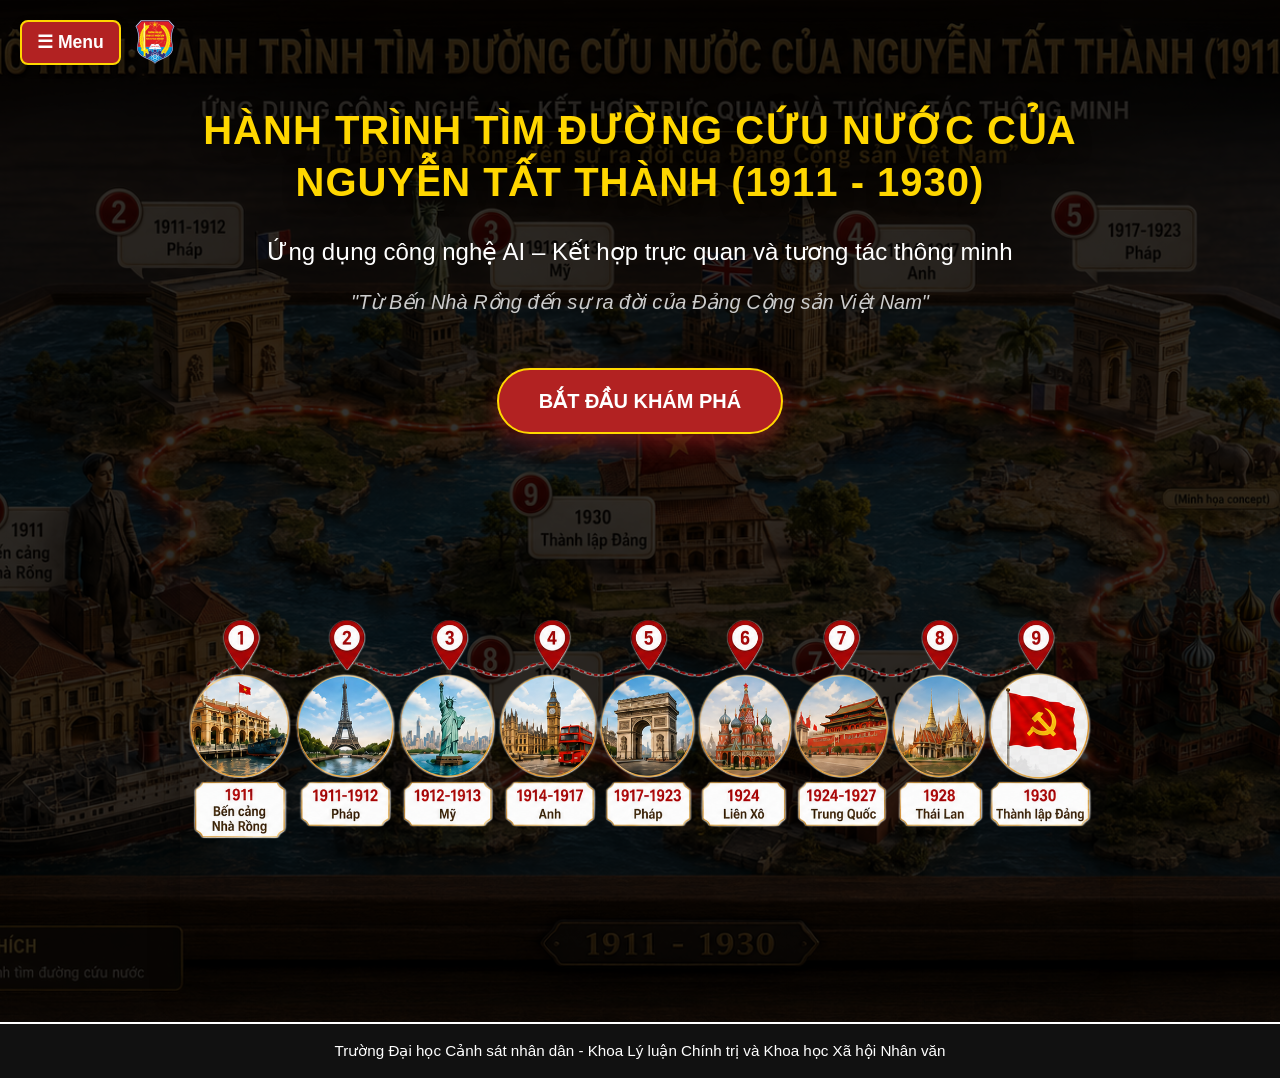
<file: index.html>
<!DOCTYPE html>
<html lang="vi">
<head>
    <meta charset="UTF-8">
    <meta name="viewport" content="width=device-width, initial-scale=1.0">
    <title>Học Liệu Số - Hành Trình Cứu Nước</title>
    <link rel="stylesheet" href="css/style.css">
</head>
<body class="welcome-mode">

    <button class="menu-toggle">☰ Menu</button>
    <img src="asset/03-6-logo-t05-9038.png" alt="Logo" class="page-logo-top">
    
    <aside class="sidebar">
        <div class="sidebar-header">
            <h2>HỌC PHẦN TƯ TƯỞNG HỒ CHÍ MINH</h2>
        </div>
        <nav class="nav-menu">
            <a href="index.html" class="nav-item">Trang Mở Đầu</a>
            <a href="hanh-trinh.html" class="nav-item">Danh Sách Hành Trình</a>
            <div class="nav-label">Các Chặng</div>
            <a href="pages/chang-1.html" class="nav-item">Chặng 1 (1911)</a>
            <a href="pages/chang-2.html" class="nav-item">Chặng 2 (1911-1912)</a>
            <a href="pages/chang-3.html" class="nav-item">Chặng 3 (1912-1913)</a>
            <a href="pages/chang-4.html" class="nav-item">Chặng 4 (1913-1917)</a>
            <a href="pages/chang-5.html" class="nav-item">Chặng 5 (1917-1923)</a>
            <a href="pages/chang-6.html" class="nav-item">Chặng 6 (1924)</a>
            <a href="pages/chang-7.html" class="nav-item">Chặng 7 (1924-1927)</a>
            <a href="pages/chang-8.html" class="nav-item">Chặng 8 (1928)</a>
            <a href="pages/chang-9.html" class="nav-item">Chặng 9 (1930)</a>
        </nav>
    </aside>

    <div class="welcome-container">
        <div class="welcome-overlay"></div>
        
        <div class="welcome-content">
            <h1 class="welcome-title">HÀNH TRÌNH TÌM ĐƯỜNG CỨU NƯỚC CỦA NGUYỄN TẤT THÀNH (1911 - 1930)</h1>
            <p class="welcome-subtitle">Ứng dụng công nghệ AI – Kết hợp trực quan và tương tác thông minh</p>
            <p class="welcome-desc">"Từ Bến Nhà Rồng đến sự ra đời của Đảng Cộng sản Việt Nam"</p>
            
            <a href="hanh-trinh.html" class="btn-start">BẮT ĐẦU KHÁM PHÁ</a>

            <img src="asset/image/hanhtrinh.png" alt="Hành trình cứu nước" class="welcome-hero-img">
        </div>
    </div>

    <footer class="site-footer">
        Trường Đại học Cảnh sát nhân dân - Khoa Lý luận Chính trị và Khoa học Xã hội Nhân văn
    </footer>

    <script src="js/script.js"></script>
</body>
</html>
</file>
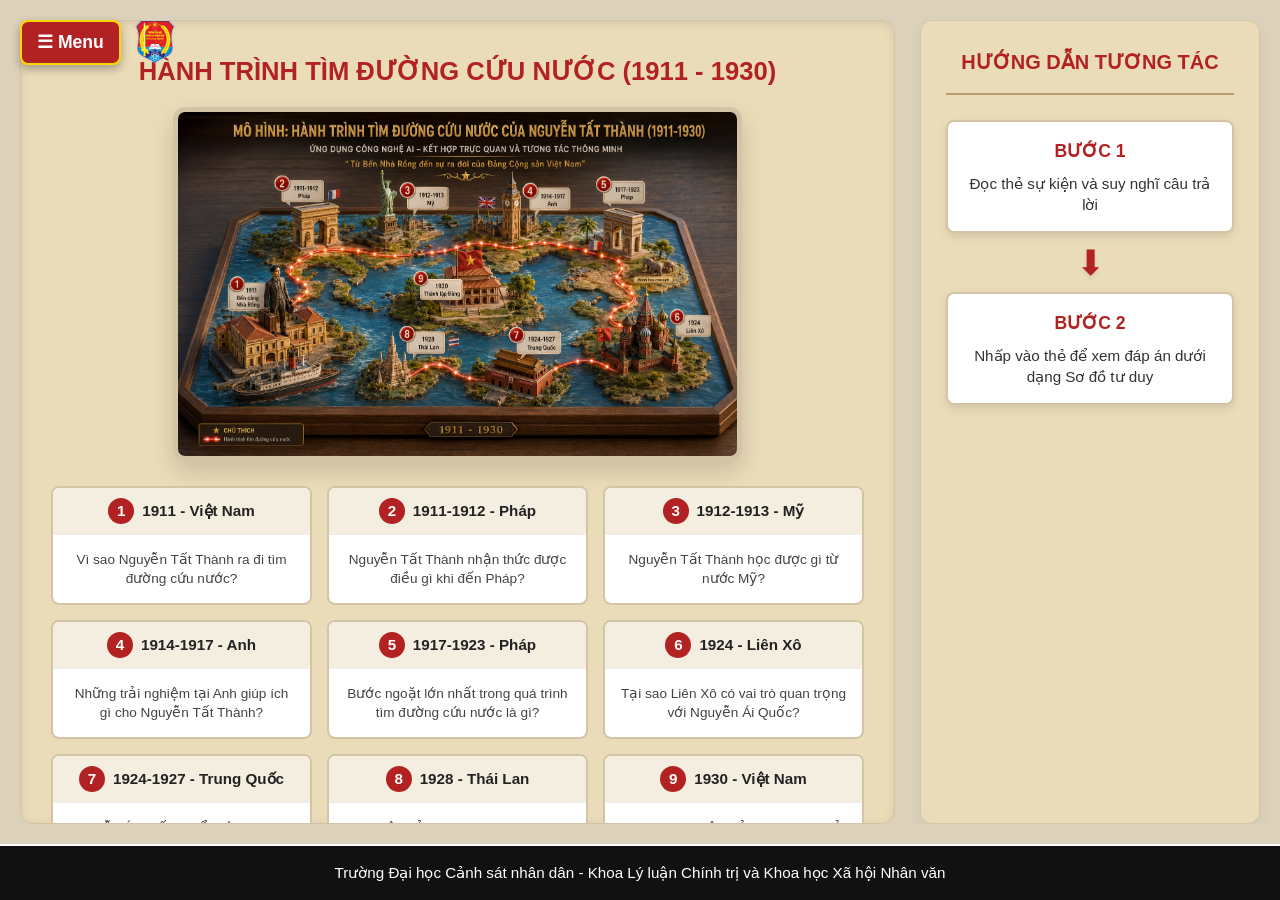
<file: hanh-trinh.html>
<!DOCTYPE html>
<html lang="vi">
<head>
    <meta charset="UTF-8">
    <meta name="viewport" content="width=device-width, initial-scale=1.0">
    <title>Hành Trình Cứu Nước (1911-1930)</title>
    <link rel="stylesheet" href="css/style.css">
</head>
<body class="diorama-mode">
    
    <button class="menu-toggle">☰ Menu</button>
    <img src="asset/03-6-logo-t05-9038.png" alt="Logo" class="page-logo-top">
    
    <aside class="sidebar">
        <div class="sidebar-header">
            <h2>HỌC PHẦN TƯ TƯỞNG HỒ CHÍ MINH</h2>
        </div>
        <nav class="nav-menu">
            <a href="index.html" class="nav-item">Trang Mở Đầu</a>
            <a href="hanh-trinh.html" class="nav-item">Danh Sách Hành Trình</a>
            <div class="nav-label">Các Chặng</div>
            <a href="pages/chang-1.html" class="nav-item">Chặng 1 (1911)</a>
            <a href="pages/chang-2.html" class="nav-item">Chặng 2 (1911-1912)</a>
            <a href="pages/chang-3.html" class="nav-item">Chặng 3 (1912-1913)</a>
            <a href="pages/chang-4.html" class="nav-item">Chặng 4 (1913-1917)</a>
            <a href="pages/chang-5.html" class="nav-item">Chặng 5 (1917-1923)</a>
            <a href="pages/chang-6.html" class="nav-item">Chặng 6 (1924)</a>
            <a href="pages/chang-7.html" class="nav-item">Chặng 7 (1924-1927)</a>
            <a href="pages/chang-8.html" class="nav-item">Chặng 8 (1928)</a>
            <a href="pages/chang-9.html" class="nav-item">Chặng 9 (1930)</a>
        </nav>
    </aside>
    <div class="diorama-layout">
        
        <div class="main-board">
            <div class="stages-grid-wrapper">
                <h2 style="text-align: center; color: var(--primary-red); margin-bottom: 25px; font-size: 1.6rem; font-weight: bold;">HÀNH TRÌNH TÌM ĐƯỜNG CỨU NƯỚC (1911 - 1930)</h2>
                
                <div class="diorama-banner">
                    <img src="asset/image/journey-diorama-3d.png" alt="Mô hình 3D Hành trình cứu nước">
                </div>

                <div class="stages-grid" id="stages-grid">
                    </div>
            </div>
        </div>

        <aside class="instruction-panel">
            <h2>HƯỚNG DẪN TƯƠNG TÁC</h2>
            
            <div class="instruction-flow">
                <div class="step-box-centered">
                    <h4>BƯỚC 1</h4>
                    <p>Đọc thẻ sự kiện và suy nghĩ câu trả lời</p>
            
                </div>
                
                <div class="step-arrow">⬇</div>
                
                <div class="step-box-centered">
                    <h4>BƯỚC 2</h4>
                    <p>Nhấp vào thẻ để xem đáp án dưới dạng Sơ đồ tư duy</p>
                </div>
            </div>
            
        </aside>

    </div>

    <footer class="site-footer">
        Trường Đại học Cảnh sát nhân dân - Khoa Lý luận Chính trị và Khoa học Xã hội Nhân văn
    </footer>

    <script src="data/journey-data.js"></script>
    <script src="js/script.js"></script>
</body>
</html>
</file>
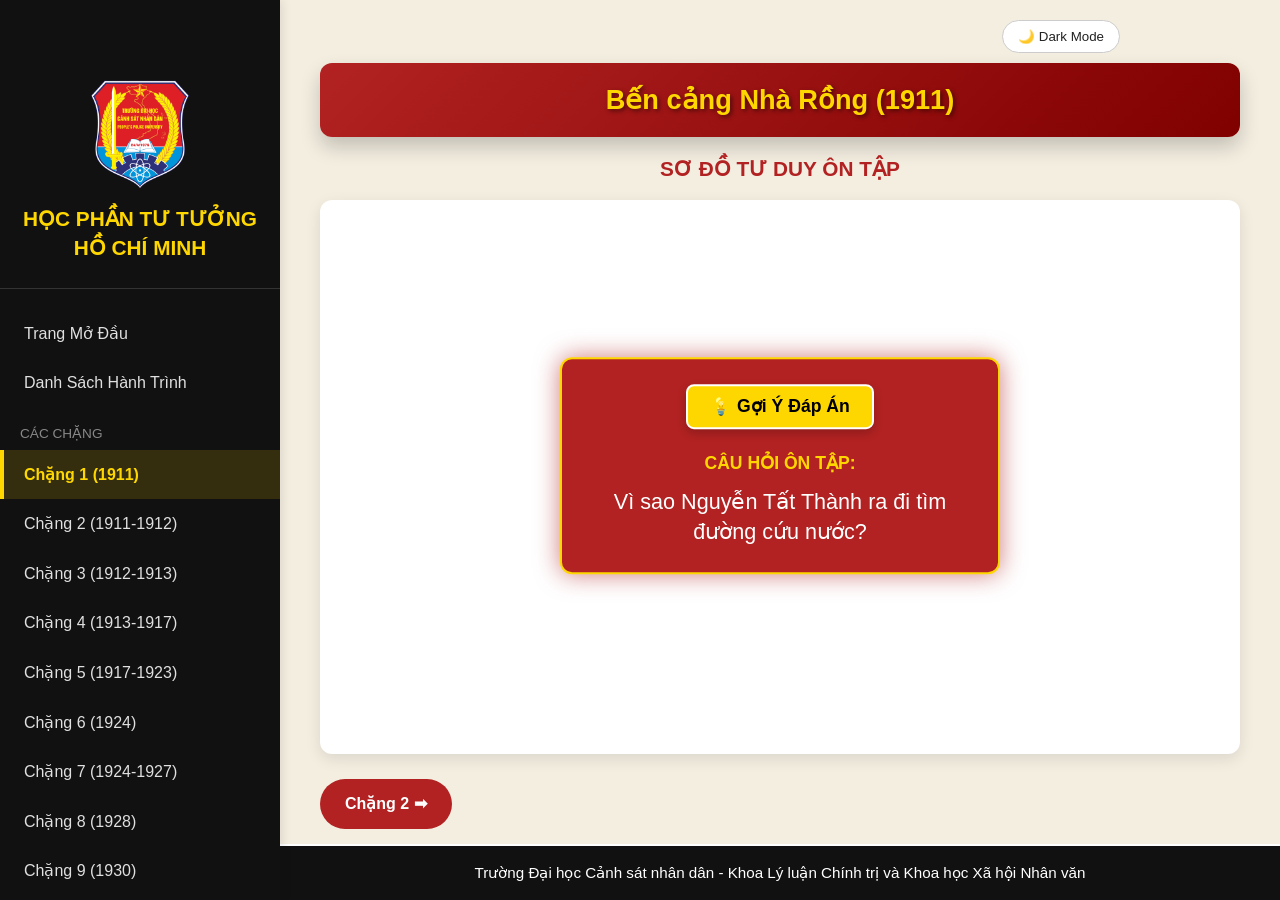
<file: pages/chang-1.html>
<!DOCTYPE html>
<html lang="vi">
<head>
    <meta charset="UTF-8">
    <meta name="viewport" content="width=device-width, initial-scale=1.0">
    <title>Chi tiết Chặng - Học Liệu Số</title>
    <link rel="stylesheet" href="../css/style.css">
</head>
<body class="stage-page">
    <button class="menu-toggle">☰ Menu</button>
    <div class="app-container">
        
        <aside class="sidebar">
        <div class="sidebar-header">
            <img src="../asset/03-6-logo-t05-9038.png" alt="Logo" class="sidebar-logo">
            
            <h2>HỌC PHẦN TƯ TƯỞNG HỒ CHÍ MINH</h2>
        </div>
        <nav class="nav-menu">
                <a href="../index.html" class="nav-item">Trang Mở Đầu</a>
                <a href="../hanh-trinh.html" class="nav-item">Danh Sách Hành Trình</a>
                <div class="nav-label">Các Chặng</div>
                <a href="chang-1.html" class="nav-item">Chặng 1 (1911)</a>
                <a href="chang-2.html" class="nav-item">Chặng 2 (1911-1912)</a>
                <a href="chang-3.html" class="nav-item">Chặng 3 (1912-1913)</a>
                <a href="chang-4.html" class="nav-item">Chặng 4 (1913-1917)</a>
                <a href="chang-5.html" class="nav-item">Chặng 5 (1917-1923)</a>
                <a href="chang-6.html" class="nav-item">Chặng 6 (1924)</a>
                <a href="chang-7.html" class="nav-item">Chặng 7 (1924-1927)</a>
                <a href="chang-8.html" class="nav-item">Chặng 8 (1928)</a>
                <a href="chang-9.html" class="nav-item">Chặng 9 (1930)</a>
            </nav>
        </aside>

        <main class="main-content">
            <div class="top-controls">
                <button id="btn-darkmode" class="btn-control">🌙 Dark Mode</button>
            </div>

            <section class="hero">
                <h1 id="stage-title">Đang tải...</h1>
            </section>

            <h2 style="text-align: center; color: var(--primary-red); margin-bottom: 20px;">SƠ ĐỒ TƯ DUY ÔN TẬP</h2>
            
            
            <div class="mindmap-container" id="mindmap-container">
                </div>

            <div class="stage-nav">
                <a href="#" class="btn-nav" id="nav-prev">⬅ Chặng trước</a>
                <a href="#" class="btn-nav" id="nav-next">Chặng tiếp theo ➡</a>
            </div>

            <footer class="site-footer">
                Trường Đại học Cảnh sát nhân dân - Khoa Lý luận Chính trị và Khoa học Xã hội Nhân văn
            </footer>
        </main>
    </div>

    <div class="floating-actions">
        <button id="btn-btt" class="btn-float" style="display:none;" title="Lên đầu trang">⬆</button>
    </div>

    <script src="../data/journey-data.js"></script>
    <script src="../js/script.js"></script>
</body>
</html>
</file>
<file: css/style.css>
/* =========================================
   BIẾN TOÀN CỤC & RESET
   ========================================= */
:root {
    --primary-red: #B22222;
    --primary-gold: #FFD700;
    --bg-light: #f4eee1; 
    --text-dark: #222222;
    --card-bg: #ffffff;
    --sidebar-bg: #111111;
    --sidebar-text: #e0e0e0;
    --transition: all 0.3s cubic-bezier(0.4, 0, 0.2, 1);
}

body.dark-mode {
    --bg-light: #121212; --text-dark: #f0f0f0; --card-bg: #1e1e1e; --sidebar-bg: #000000;
}

* { margin: 0; padding: 0; box-sizing: border-box; }
body { font-family: 'Segoe UI', Roboto, sans-serif; background-color: var(--bg-light); color: var(--text-dark); line-height: 1.6; transition: var(--transition); overflow-x: hidden; }
a { text-decoration: none; color: inherit; }

/* =========================================
   GIAO DIỆN MENU SIDEBAR (TRƯỢT TỪ PHẢI)
   ========================================= */
.sidebar { 
    width: 280px; 
    background: var(--sidebar-bg); 
    color: var(--sidebar-text); 
    position: fixed; 
    top: 0;
    left: -300px; /* Ẩn hoàn toàn sang lề phải */
    height: 100vh; 
    padding: 80px 0 20px; /* Chừa không gian phía trên cho nút Menu */
    transition: left 0.4s cubic-bezier(0.4, 0, 0.2, 1); 
    z-index: 9998; 
    overflow-y: auto; 
    box-shadow: -5px 0 15px rgba(0,0,0,0.5); 
}
.sidebar.open { 
    left: 0; 
}

.sidebar-header { text-align: center; padding: 0 20px 20px; border-bottom: 1px solid #333; }
.sidebar-header h2 { color: var(--primary-gold); font-size: 1.2rem; font-weight: bold; text-transform: uppercase; line-height: 1.4; }
.nav-menu { padding: 20px 0; }
.nav-item { padding: 12px 20px; display: block; transition: var(--transition); border-left: 4px solid transparent; }
.nav-item:hover { background: rgba(255,215,0,0.1); color: var(--primary-gold); }
.nav-item.active { border-left-color: var(--primary-gold); background: rgba(255,215,0,0.15); color: var(--primary-gold); font-weight: bold; }
.nav-label { font-size: 0.85rem; text-transform: uppercase; color: #888; margin: 15px 20px 5px; }

/* NÚT MENU (3 GẠCH) Ở GÓC TRÊN CÙNG BÊN PHẢI */
.menu-toggle { 
    display: block; 
    position: fixed; 
    top: 20px; 
    left: 20px; 
    z-index: 9999 !important; 
    background: var(--primary-red); 
    color: white; 
    border: 2px solid var(--primary-gold); 
    padding: 10px 15px; 
    border-radius: 8px; 
    cursor: pointer;
    pointer-events: auto;
    font-size: 1.1rem;
    font-weight: bold;
    box-shadow: 0 4px 10px rgba(0,0,0,0.3);
    transition: var(--transition);
}
.menu-toggle:hover { 
    background: #800000; 
    transform: scale(1.05);
}

/* =========================================
   GIAO DIỆN TRANG CHẶNG (MINDMAP)
   ========================================= */
.app-container { display: flex; min-height: 100vh; }

.main-content { 
    flex: 1; 
    margin-left: 0; /* Đã bỏ chừa lề trái */
    padding: 80px 40px 0 40px; /* Đẩy nội dung xuống một chút để không cấn nút Menu */
    width: 100%;
    transition: var(--transition); 
    display: flex; 
    flex-direction: column; 
    min-height: 100vh; 
}
.top-controls { display: flex; justify-content: flex-end; gap: 15px; margin-bottom: 30px; margin-right: 120px; /* Nhích qua trái để nhường chỗ nút Menu */ }
.btn-control { background: var(--card-bg); border: 1px solid #ccc; padding: 8px 15px; border-radius: 20px; cursor: pointer; color: var(--text-dark); transition: var(--transition); }

.hero { text-align: center; padding: 50px 20px; background: linear-gradient(135deg, var(--primary-red), #800000); color: #fff; border-radius: 12px; margin-bottom: 30px; box-shadow: 0 10px 20px rgba(0,0,0,0.2); }
.hero h1 { font-size: 2.2rem; color: var(--primary-gold); margin-bottom: 10px; text-shadow: 2px 2px 4px rgba(0,0,0,0.5); }

/* MINDMAP */
.mindmap-container { position: relative; width: 100%; height: 650px; margin: 40px 0; background: var(--card-bg); border-radius: 12px; box-shadow: 0 5px 15px rgba(0,0,0,0.1); overflow: hidden; }
.mm-svg { position: absolute; top: 0; left: 0; width: 100%; height: 100%; pointer-events: none; z-index: 5; }
.mm-svg line { stroke: var(--primary-gold); stroke-width: 3; stroke-dasharray: 5,5; opacity: 0.7; }

.mm-node { position: absolute; padding: 25px; border-radius: 12px; background: var(--card-bg); box-shadow: 0 5px 15px rgba(0,0,0,0.15); text-align: center; z-index: 10; transition: var(--transition); border: 2px solid transparent; overflow: hidden; }
.mm-node.center { top: 45%; left: 50%; transform: translate(-50%, -50%); background: var(--primary-red); color: white; width: 450px; border-color: var(--primary-gold); box-shadow: 0 0 25px rgba(178, 34, 34, 0.6); cursor: default; padding: 30px; }
.mm-node.center p:first-child { font-size: 1.4rem !important; margin-bottom: 15px !important; }
.mm-node.center p:last-child { font-size: 1.3rem !important; line-height: 1.5; font-weight: 500; }

.mm-node.branch { width: 340px; border-color: var(--primary-red); cursor: default; }
.mm-node.branch strong { font-size: 1.25rem; display: block; }
.mm-node.tl { top: 25%; left: 20%; transform: translate(-50%, -50%); }
.mm-node.tr { top: 25%; left: 80%; transform: translate(-50%, -50%); }
.mm-node.bottom-center { top: 80%; left: 50%; transform: translate(-50%, -50%); }

.mm-node.branch:hover { border-color: var(--primary-gold); box-shadow: 0 8px 25px rgba(255,215,0,0.3); }
.mm-node.branch.active { background: #ffffff !important; border-color: var(--primary-red); box-shadow: 0 10px 30px rgba(178,34,34,0.3); z-index: 100; }
.mm-desc { max-height: none; opacity: 1; margin-top: 15px; font-size: 1.1rem; line-height: 1.5; color: #444; border-top: 2px dashed #ccc; padding-top: 15px; transition: all 0.4s ease; text-align: left; }
.mm-node.branch.active .mm-desc { max-height: 350px; opacity: 1; color: var(--text-dark); margin-top: 15px; border-top: 2px dashed #ccc; padding-top: 15px; }

.stage-nav { display: flex; justify-content: space-between; margin-top: 40px; margin-bottom: 40px; }
.btn-nav { padding: 12px 25px; background: var(--primary-red); color: white; border-radius: 25px; font-weight: bold; transition: var(--transition); }
.btn-nav:hover { background: #800000; box-shadow: 0 5px 15px rgba(178,34,34,0.4); }

.floating-actions { position: fixed; bottom: 30px; right: 30px; display: flex; flex-direction: column; gap: 15px; z-index: 999; }
.btn-float { width: 50px; height: 50px; border-radius: 50%; background: var(--primary-gold); color: #000; border: none; cursor: pointer; box-shadow: 0 4px 10px rgba(0,0,0,0.2); font-size: 1.2rem; font-weight: bold; transition: var(--transition); }

/* =========================================
   GIAO DIỆN TRANG CHỦ (LƯỚI DASHBOARD)
   ========================================= */
body.diorama-mode { background-color: #dcd1ba; margin: 0; padding: 0; height: 100vh; overflow: hidden; display: flex; flex-direction: column; }
.diorama-layout { display: flex; gap: 25px; width: 100%; max-width: 1800px; margin: 20px auto; flex: 1; padding: 0 20px; overflow: hidden; }
.main-board { flex: 1; display: flex; flex-direction: column; overflow: hidden; }

/* Bọc chứa Grid */
.stages-grid-wrapper { flex: 1; background: #ebdcb9; border-radius: 12px; padding: 30px; box-shadow: inset 0 2px 10px rgba(0,0,0,0.1); overflow-y: auto; display: flex; flex-direction: column; border: 1px solid #d3c4a6; }
.stages-grid { display: grid; grid-template-columns: repeat(auto-fit, minmax(220px, 1fr)); gap: 15px; align-content: start; }

/* Thiết kế Thẻ Sự kiện */
.gallery-card { background: white; border-radius: 8px; border: 2px solid #d3c4a6; display: flex; flex-direction: column; overflow: hidden; cursor: pointer; transition: all 0.3s ease; text-align: center; }
.gallery-card:hover { transform: translateY(-5px); box-shadow: 0 8px 15px rgba(0,0,0,0.15); border-color: var(--primary-red); }
.g-card-header { background: #f4eee1; padding: 10px; border-bottom: 1px solid #eee; display: flex; align-items: center; justify-content: center; gap: 8px; }
.g-card-num { background: var(--primary-red); color: white; border-radius: 50%; width: 26px; height: 26px; font-size: 0.95rem; font-weight: bold; display: flex; align-items: center; justify-content: center; flex-shrink: 0; }
.g-card-year { font-size: 0.95rem; font-weight: bold; color: #222;}
.g-card-desc { font-size: 0.85rem; color: #444; padding: 15px; flex: 1; line-height: 1.4; font-weight: 500; }

/* =========================================
   CỘT PHẢI HƯỚNG DẪN TƯƠNG TÁC (DẠNG KHỐI DỌC)
   ========================================= */
.instruction-panel { width: 340px; background: #ebdcb9; border-radius: 12px; padding: 25px; box-shadow: 0 5px 15px rgba(0,0,0,0.05); overflow-y: auto; border: 1px solid #d3c4a6; display: flex; flex-direction: column; align-items: center; }
.instruction-panel h2 { font-size: 1.25rem; text-align: center; color: var(--primary-red); margin-bottom: 25px; border-bottom: 2px solid #ba9d73; padding-bottom: 15px; font-weight: bold; width: 100%; }

.instruction-flow { display: flex; flex-direction: column; align-items: center; width: 100%; }

/* Khối vuông chứa bước */
.step-box-centered { background: white; border: 2px solid #d3c4a6; border-radius: 8px; padding: 15px; width: 100%; text-align: center; box-shadow: 0 4px 10px rgba(0,0,0,0.1); }
.step-box-centered h4 { color: var(--primary-red); font-size: 1.1rem; margin-bottom: 8px; font-weight: bold; }
.step-box-centered p { font-size: 0.95rem; color: #333; line-height: 1.4; margin-bottom: 0; }

/* Khối ví dụ nhỏ gọn bên trong */
.step-example { background: #f4eee1; border: 1px dashed #ba9d73; border-radius: 6px; padding: 10px; font-size: 0.85rem; color: #555; margin-top: 12px; font-style: italic; }

/* Mũi tên chỉ xuống */
.step-arrow { font-size: 2.2rem; color: var(--primary-red); margin: 12px 0; text-shadow: 0 2px 4px rgba(0,0,0,0.1); line-height: 1; }
/* CHÂN TRANG */
.site-footer { background: #111111; color: #ffffff; text-align: center; padding: 15px; font-size: 0.95rem; border-top: 3px solid var(--primary-gold); font-weight: 500; width: 100%; margin-top: auto; z-index: 1000; }
.main-content .site-footer { margin-left: -40px; margin-right: -40px; width: calc(100% + 80px); }

/* =========================================
   HÌNH ẢNH BANNER DIORAMA Ở TRANG CHỦ
   ========================================= */
.diorama-banner { width: 100%; text-align: center; margin-bottom: 25px; margin-top: -10px; }
.diorama-banner img {
    max-width: 70%; height: auto; display: block; margin: 0 auto; 
    border-radius: 12px; border: 5px solid #d3c4a6; box-shadow: 0 10px 25px rgba(0,0,0,0.15); transition: transform 0.4s ease;
}
.diorama-banner:hover img { transform: scale(1.02); }

/* =========================================
   GIAO DIỆN TRANG CHÀO MỪNG (WELCOME PAGE)
   ========================================= */
body.welcome-mode { margin: 0; padding: 0; height: 100vh; overflow: hidden; background-color: #111; display: flex; flex-direction: column; }
.welcome-container {
    flex: 1; position: relative;
    background-image: url('../asset/image/journey-diorama-3d.png');
    background-size: cover; background-position: center;
    display: flex; align-items: center; justify-content: center; text-align: center;
}
.welcome-overlay { position: absolute; top: 0; left: 0; width: 100%; height: 100%; background: rgba(0, 0, 0, 0.8); z-index: 1; }
.welcome-content { position: relative; z-index: 2; color: white; padding: 40px; max-width: 1000px;margin-top: 5%; }
.welcome-title { color: var(--primary-gold); font-size: 2.5rem; font-weight: bold; text-transform: uppercase; margin-bottom: 25px; text-shadow: 2px 4px 15px rgba(0,0,0,0.6); line-height: 1.3; letter-spacing: 1px; }
.welcome-subtitle { font-size: 1.5rem; color: #fff; margin-bottom: 15px; font-weight: 500; }
.welcome-desc { font-size: 1.25rem; color: #ccc; margin-bottom: 50px; font-style: italic; }
.btn-start {
    display: inline-block; padding: 18px 50px; font-size: 1.35rem; font-weight: bold;
    color: white; background: var(--primary-red); border-radius: 50px; text-decoration: none; transition: var(--transition);
    box-shadow: 0 10px 25px rgba(178,34,34,0.5); border: 2px solid var(--primary-gold);
}
.btn-start:hover { background: #800000; transform: translateY(-5px); box-shadow: 0 15px 35px rgba(178,34,34,0.7); color: var(--primary-gold); }
/* =========================================
   HÌNH ẢNH HÀNH TRÌNH Ở TRANG MỞ ĐẦU (NẰM DƯỚI NÚT)
   ========================================= */
.welcome-hero-img {
    max-width: 100%;    /* Tăng từ 80% lên 90% để ảnh mở rộng sang hai bên */
    max-height: 75vh;  /* Tăng từ 35vh lên 45vh để ảnh cao và bự hơn đáng kể */
    object-fit: contain; 
    display: block;
    margin: 25px auto 0 auto; /* Giữ nguyên khoảng cách hợp lý với nút bấm phía trên */
    border-radius: 12px; 
    box-shadow: 0 10px 30px rgba(0,0,0,0.4); 
    transition: transform 0.4s ease;
}
.welcome-hero-img:hover { 
    transform: scale(1.03); 
}

/* Tối ưu lại khoảng cách của nút Start khi ảnh nằm ở dưới */
.btn-start {
    display: inline-block; 
    padding: 15px 40px; 
    font-size: 1.25rem; 
    font-weight: bold;
    color: white; 
    background: var(--primary-red); 
    border-radius: 50px; 
    text-decoration: none; 
    transition: var(--transition);
    box-shadow: 0 10px 25px rgba(178,34,34,0.5); 
    border: 2px solid var(--primary-gold);
    margin-bottom: 5px; /* Giảm khoảng cách dưới nút để kéo ảnh lên gần hơn */
}
/* =========================================
   RESPONSIVE
   ========================================= */
@media (max-width: 1200px) {
    .diorama-layout { flex-direction: column; overflow: auto; height: auto; }
    body.diorama-mode { overflow: auto; height: auto; }
    .instruction-panel { width: 100%; }
    .main-content { padding: 80px 20px 20px; }
    .mindmap-container { height: auto; padding: 20px; display: flex; flex-direction: column; gap: 20px; align-items: center; }
    .mm-svg { display: none; }
    .mm-node { position: relative; top: auto !important; left: auto !important; transform: none !important; width: 100% !important; max-width: 350px; }
}
/* =========================================
   CẤU HÌNH SIDEBAR VÀ GIAO DIỆN VỪA 1 MÀN HÌNH (Cho Trang Chặng)
   ========================================= */
body.stage-page {
    overflow: hidden; /* Khóa cuộn trên máy tính */
}

/* 1. TRÊN MÁY TÍNH: Thanh Sidebar luôn mở ra, Ẩn nút Menu */
body.stage-page .sidebar {
    left: 0 !important; 
    box-shadow: 2px 0 10px rgba(0,0,0,0.1);
}

body.stage-page .menu-toggle {
    display: none !important; /* Mặc định giấu nút Menu trên máy tính */
}

/* 2. Căn lề nội dung chừa chỗ cho Sidebar trên máy tính */
body.stage-page .main-content {
    margin-left: 280px !important; 
    width: calc(100% - 280px) !important; 
    height: 100vh; 
    padding: 20px 40px 0 40px !important; 
    display: flex;
    flex-direction: column;
}

/* 3. Thu gọn các khoảng trống dư thừa giữa các khối tiêu đề */
body.stage-page .top-controls { margin-bottom: 10px; }
body.stage-page .hero { padding: 15px 20px; margin-bottom: 15px; }
body.stage-page .hero h1 { font-size: 1.7rem; margin-bottom: 0; }
body.stage-page h2 { margin-bottom: 5px !important; font-size: 1.3rem; }

/* 4. Sơ đồ tư duy tự động giãn nở lấp đầy khoảng trống */
body.stage-page .mindmap-container {
    flex: 1; 
    height: auto;
    margin: 10px 0;
    min-height: 380px; 
}

/* Thu gọn các nút điều hướng */
body.stage-page .stage-nav { margin-top: 15px; margin-bottom: 15px; }

/* Tăng kích thước ô câu hỏi trung tâm */
body.stage-page .mm-node.center { 
    padding: 25px; 
    width: 440px; 
    top: 48%; 
}
body.stage-page .mm-node.center p:first-child { 
    font-size: 1.25rem !important; 
    margin-bottom: 10px !important; 
}
body.stage-page .mm-node.center p:last-child { 
    font-size: 1.35rem !important; 
    line-height: 1.4;
}

/* =========================================
   NÚT GỢI Ý CHUNG VÀ TRẠNG THÁI ẨN/HIỆN CÁC NHÁNH
   ========================================= */

/* Định dạng nút chung ở khối trung tâm */
#global-suggest-btn {
    display: inline-block;
    background: var(--primary-gold);
    color: #000;
    border: 2px solid #fff;
    padding: 10px 22px;
    font-size: 1.1rem;
    font-weight: bold;
    border-radius: 8px;
    cursor: pointer;
    transition: var(--transition);
    box-shadow: 0 4px 10px rgba(0,0,0,0.2);
}
#global-suggest-btn:hover {
    background: #e6c200;
    transform: translateY(-2px);
    box-shadow: 0 6px 15px rgba(0,0,0,0.3);
}
#global-suggest-btn.is-open {
    background: #e0e0e0;
    color: #333;
    border-color: #ccc;
}

/* Đảm bảo nội dung đáp án mm-desc luôn hiển thị sẵn định dạng chuẩn */
body.stage-page .mm-desc { 
    max-height: none !important; 
    opacity: 1 !important;
    font-size: 1.05rem; 
    margin-top: 12px; 
    padding-top: 12px; 
    border-top: 2px dashed #ccc;
    display: block;
    line-height: 1.5;
}

body.stage-page .mm-node.branch {
    border-color: var(--primary-red); /* Viền nhánh luôn nổi bật khi đã hiện ra */
}

/* --- LOGIC ẨN/HIỆN TOÀN BỘ NHÁNH --- */
body.stage-page .hidden-branch {
    opacity: 0;
    pointer-events: none; /* Khóa tương tác khi bị ẩn */
    transition: opacity 0.4s ease-in-out;
}

body.stage-page .show-branch {
    opacity: 1;
    pointer-events: auto;
    transition: opacity 0.4s ease-in-out;
}

/* Hiệu ứng làm các đường gạch nối SVG xuất hiện mượt mà cùng với nhánh */
.fade-in-svg {
    animation: fadeInSvg 0.5s ease-in-out forwards;
}
@keyframes fadeInSvg {
    0% { opacity: 0; }
    100% { opacity: 1; }
}

/* Đẩy 3 nhánh phụ ra xa trung tâm một chút để các ô to không đè vào nhau */
body.stage-page .mm-node.tl { top: 22%; left: 18%; }
body.stage-page .mm-node.tr { top: 22%; left: 82%; }
body.stage-page .mm-node.bottom-center { top: 78%; }

/* =========================================
   TỐI ƯU HÓA TOÀN DIỆN CHO GIAO DIỆN ĐIỆN THOẠI
   (Sửa lỗi Sơ đồ, Mở khóa Cuộn, Bảo toàn Menu)
   ========================================= */
@media (max-width: 900px) {
    
    /* CHỨC NĂNG 3: TỰ ĐỘNG MỞ TÍNH NĂNG CUỘN CHO TOÀN BỘ WEB TRÊN MOBILE */
    html, body {
        height: auto !important;
        overflow-x: hidden !important; /* Khóa cuộn ngang để tránh giao diện bị xộc xệch */
        overflow-y: auto !important;   /* BẬT CUỘN DỌC: Người dùng có thể vuốt lên xuống thoải mái */
    }

    /* --- CẤU HÌNH TRANG CHÀO MỪNG (WELCOME) --- */
    .welcome-content { 
        margin-top: 60px; 
        padding: 10px 20px; 
    }
    .welcome-title { 
        font-size: 1.2rem !important; 
        white-space: normal; 
        line-height: 1.4; 
        margin-bottom: 10px; 
    }
    .welcome-subtitle { font-size: 1.0rem; font-weight: 400; margin-bottom: 8px; }
    .welcome-desc { font-size: 0.9rem; margin-bottom: 25px; }
    .btn-start { font-size: 1.1rem; padding: 12px 30px; border-radius: 40px; }
    .welcome-hero-img { max-height: 35vh; max-width: 100%; margin-top: 20px; }


    /* --- CHỨC NĂNG 2: BẢO TOÀN NÚT MENU ĐỂ ĐIỀU HƯỚNG --- */
    body.stage-page .menu-toggle,
    .menu-toggle {
        display: block !important;
        position: fixed !important;
        top: 15px !important;
        left: 15px !important;
        z-index: 99999 !important; 
        padding: 8px 16px !important;
        font-size: 1rem !important;
    }
    
    body.stage-page .page-logo-top,
    .page-logo-top {
        display: block !important;
        position: fixed !important;
        top: 15px !important;
        left: 120px !important; 
        height: 35px !important;
        z-index: 99999 !important;
    }

    /* Khóa cố định Sidebar khi trượt ra trên Mobile */
    body.stage-page .sidebar {
        position: fixed !important;
        top: 0;
        left: -350px !important; /* Giấu lề trái */
        width: 280px !important;
        height: 100vh !important;
        z-index: 99998 !important;
        transition: left 0.4s ease !important;
    }
    body.stage-page .sidebar.active {
        left: 0 !important; /* Trượt ra khi bấm Menu */
    }


    /* --- CHỨC NĂNG 1: TỐI ƯU KÍCH THƯỚC SƠ ĐỒ TƯ DUY (MINDMAP) --- */
    body.stage-page .main-content {
        width: 100% !important;
        margin-left: 0 !important;
        padding: 80px 15px 40px 15px !important; /* Tạo khoảng trống phía trên tránh đè nút Menu */
        box-sizing: border-box !important;
        height: auto !important;
    }

    /* Chuyển khung chứa sơ đồ từ dạng định vị tuyệt đối (PC) sang dạng dòng chảy tự nhiên (Mobile) */
    body.stage-page .mindmap-container {
        height: auto !important;
        min-height: unset !important;
        display: flex !important;
        flex-direction: column !important; /* Xếp câu hỏi và các nhánh thành 1 hàng dọc từ trên xuống */
        align-items: center !important;
        gap: 20px !important; /* Tạo khoảng cách đều 20px giữa các ô */
        padding: 10px 0 !important;
    }

    /* Hủy bỏ hoàn toàn tọa độ vị trí tuyệt đối (Tránh việc ô đè lên nhau hoặc bay ra khỏi màn hình) */
    body.stage-page .mm-node {
        position: relative !important;
        top: auto !important;
        left: auto !important;
        bottom: auto !important;
        transform: none !important; /* Hủy bỏ căn giữa kiểu PC */
        width: 100% !important; /* Ép các ô đáp án co giãn vừa khít chiều ngang điện thoại */
        max-width: 100% !important;
        box-sizing: border-box !important;
    }

    /* Tối ưu riêng cho ô Câu hỏi trung tâm */
    body.stage-page .mm-node.center {
        margin-bottom: 10px !important;
        background: var(--primary-red) !important;
        border: 2px solid var(--primary-gold) !important;
    }

    /* Tối ưu cho các ô Nhánh đáp án khi hiển thị */
    body.stage-page .mm-node.branch.show-branch {
        display: block !important;
        opacity: 1 !important;
        animation: slideInMobile 0.4s ease-out forwards; /* Hiệu ứng xuất hiện mượt từ dưới lên */
    }

    /* Ẩn các đường gạch nối SVG trên điện thoại vì xếp hàng dọc thì không cần dây nối chéo */
    .mm-svg, .fade-in-svg {
        display: none !important;
    }
}

/* Hiệu ứng trượt hiện nhẹ cho các thẻ trên điện thoại */
@keyframes slideInMobile {
    0% { opacity: 0; transform: translateY(15px); }
    100% { opacity: 1; transform: translateY(0); }
}
/* =========================================
   HIỆU ỨNG CHUYỂN TRANG TOÀN DIỆN (ALL PAGES TRANSITIONS)
   ========================================= */

/* 1. Hiệu ứng HIỆN DẦN LÊN khi vừa vào trang (Áp dụng cho mọi body) */
body {
    opacity: 0;
    animation: fadeInAllPages 0.6s cubic-bezier(0.4, 0, 0.2, 1) forwards;
}

@keyframes fadeInAllPages {
    0% {
        opacity: 0;
        transform: scale(1.02); /* Hơi phóng to nhẹ rồi thu về chuẩn */
        filter: blur(5px);      /* Hơi nhòe nhẹ rồi nét lại */
    }
    100% {
        opacity: 1;
        transform: scale(1);
        filter: blur(0);
    }
}

/* Đặc biệt dành cho trang welcome lúc vào để tránh xung đột layout */
body.welcome-mode {
    animation: fadeInWelcome 0.6s cubic-bezier(0.4, 0, 0.2, 1) forwards;
}
@keyframes fadeInWelcome {
    0% { opacity: 0; }
    100% { opacity: 1; }
}

/* 2. Hiệu ứng BIẾN MẤT khi rời trang (Khi bấm vào bất kỳ link nào) */
body.transitioning-out {
    opacity: 0 !important;
    transform: scale(0.98) !important; /* Thu nhỏ nhẹ tạo cảm giác lùi về sau */
    filter: blur(10px) !important;     /* Nhòe dần */
    background-color: #000 !important; /* Chìm vào màn đen điện ảnh */
    transition: all 0.2s ease-in-out !important;
}

/* Giữ hiệu ứng phóng to tiến về người dùng riêng cho trang mở đầu khi bấm Bắt đầu */
body.welcome-mode.transitioning-out .welcome-container {
    transform: scale(1.1) !important;
    opacity: 0 !important;
    filter: blur(10px) !important;
    transition: all 0.2s ease-in-out !important;
}
/* =========================================
   HIỆU ỨNG CHUYỂN CHẶNG TỐC ĐỘ CAO (FAST TRANSITION)
   ========================================= */

/* 1. Khi đang ở trang chặng và rời đi (Biến mất cực nhanh) */
body.transitioning-fast {
    opacity: 0 !important;
    transform: translateX(-20px) !important; /* Trượt nhẹ sang trái tạo cảm giác lật trang */
    filter: blur(2px) !important; /* Chỉ nhòe rất nhẹ */
    transition: all 0.1s ease-out !important; /* Tốc độ chớp nhoáng: 0.2 giây */
    background-color: var(--bg-light) !important; /* Giữ nguyên màu nền sáng, không đổi sang đen */
}

/* 2. Khi trang chặng mới load lên (Hiện ra cực nhanh) */
body.stage-page {
    opacity: 0;
    animation: fadeInStageFast 0.1s ease-out forwards !important; /* Chỉ mất 0.3 giây để hiện */
}

@keyframes fadeInStageFast {
    0% {
        opacity: 0;
        transform: translateX(20px); /* Lướt nhẹ từ phải vào */
    }
    100% {
        opacity: 1;
        transform: translateX(0);
    }
}
/* Tắt toàn bộ hiệu ứng chuyển động lúc load trang đối với các trang chặng */
body.stage-page {
    animation: none !important;
    opacity: 1 !important;
    transform: none !important;
    filter: none !important;
}
/* =========================================
   CẤU HÌNH LOGO TRÊN CÁC TRANG
   ========================================= */

/* 1. Kích thước và vị trí logo nằm cạnh nút Menu (Trang mở đầu & Hành trình) */
.page-logo-top {
    position: fixed;
    top: 20px;
    left: 135px; /* Đẩy sang phải để nằm ngay cạnh nút Menu ở left: 20px */
    height: 44px; /* Chiều cao bằng với nút Menu để tạo sự cân bằng */
    width: auto;
    z-index: 1001; /* Đảm bảo luôn nổi lên trên cùng giống nút Menu */
    object-fit: contain;
}

/* 2. Kích thước logo nằm trong Sidebar (Trang các chặng) */
.sidebar-logo {
    display: block;
    max-width: 100px; /* Độ rộng vừa vặn với chiều ngang sidebar */
    height: auto;
    margin: 0 auto 15px auto; /* Căn giữa logo và tạo khoảng cách 15px với chữ Bộ môn bên dưới */
    object-fit: contain;
}
/* =========================================
   CƠ CHẾ TRƯỢT MỞ SIDEBAR (CHO TRANG MỞ ĐẦU & HÀNH TRÌNH)
   ========================================= */

/* 1. Trạng thái mặc định: Giấu Sidebar ra ngoài lề trái */
.sidebar {
    position: fixed;
    top: 0;
    left: -320px; /* Giấu hoàn toàn thanh sidebar ra khỏi màn hình */
    width: 280px;
    height: 100vh;
    transition: left 0.4s cubic-bezier(0.4, 0, 0.2, 1); /* Hiệu ứng trượt mượt mà */
    z-index: 9998 !important; /* Đảm bảo nằm ngay dưới nút Menu */
}

/* 2. Trạng thái Mở (Khi bấm nút Menu, JS thêm class .active) */
.sidebar.active {
    left: 0 !important; /* Kéo Sidebar sát vào mép trái màn hình */
    box-shadow: 5px 0 25px rgba(0,0,0,0.5); /* Thêm bóng đổ để phân biệt với nền đen */
}

/* 3. Tối ưu nút Menu để nó cũng mượt mà theo */
.menu-toggle {
    position: fixed !important;
    top: 20px;
    left: 20px;
    z-index: 9999 !important; /* Nút luôn nằm trên cùng */
    cursor: pointer;
}
/* =========================================
   ĐỔI MÀU ĐƯỜNG KẺ TRÊN CHÂN TRANG THÀNH TRẮNG
   ========================================= */
footer, .site-footer, .footer {
    border-top: 2px solid #ffffff !important; /* Chuyển sang màu trắng tinh */
}
</file>
